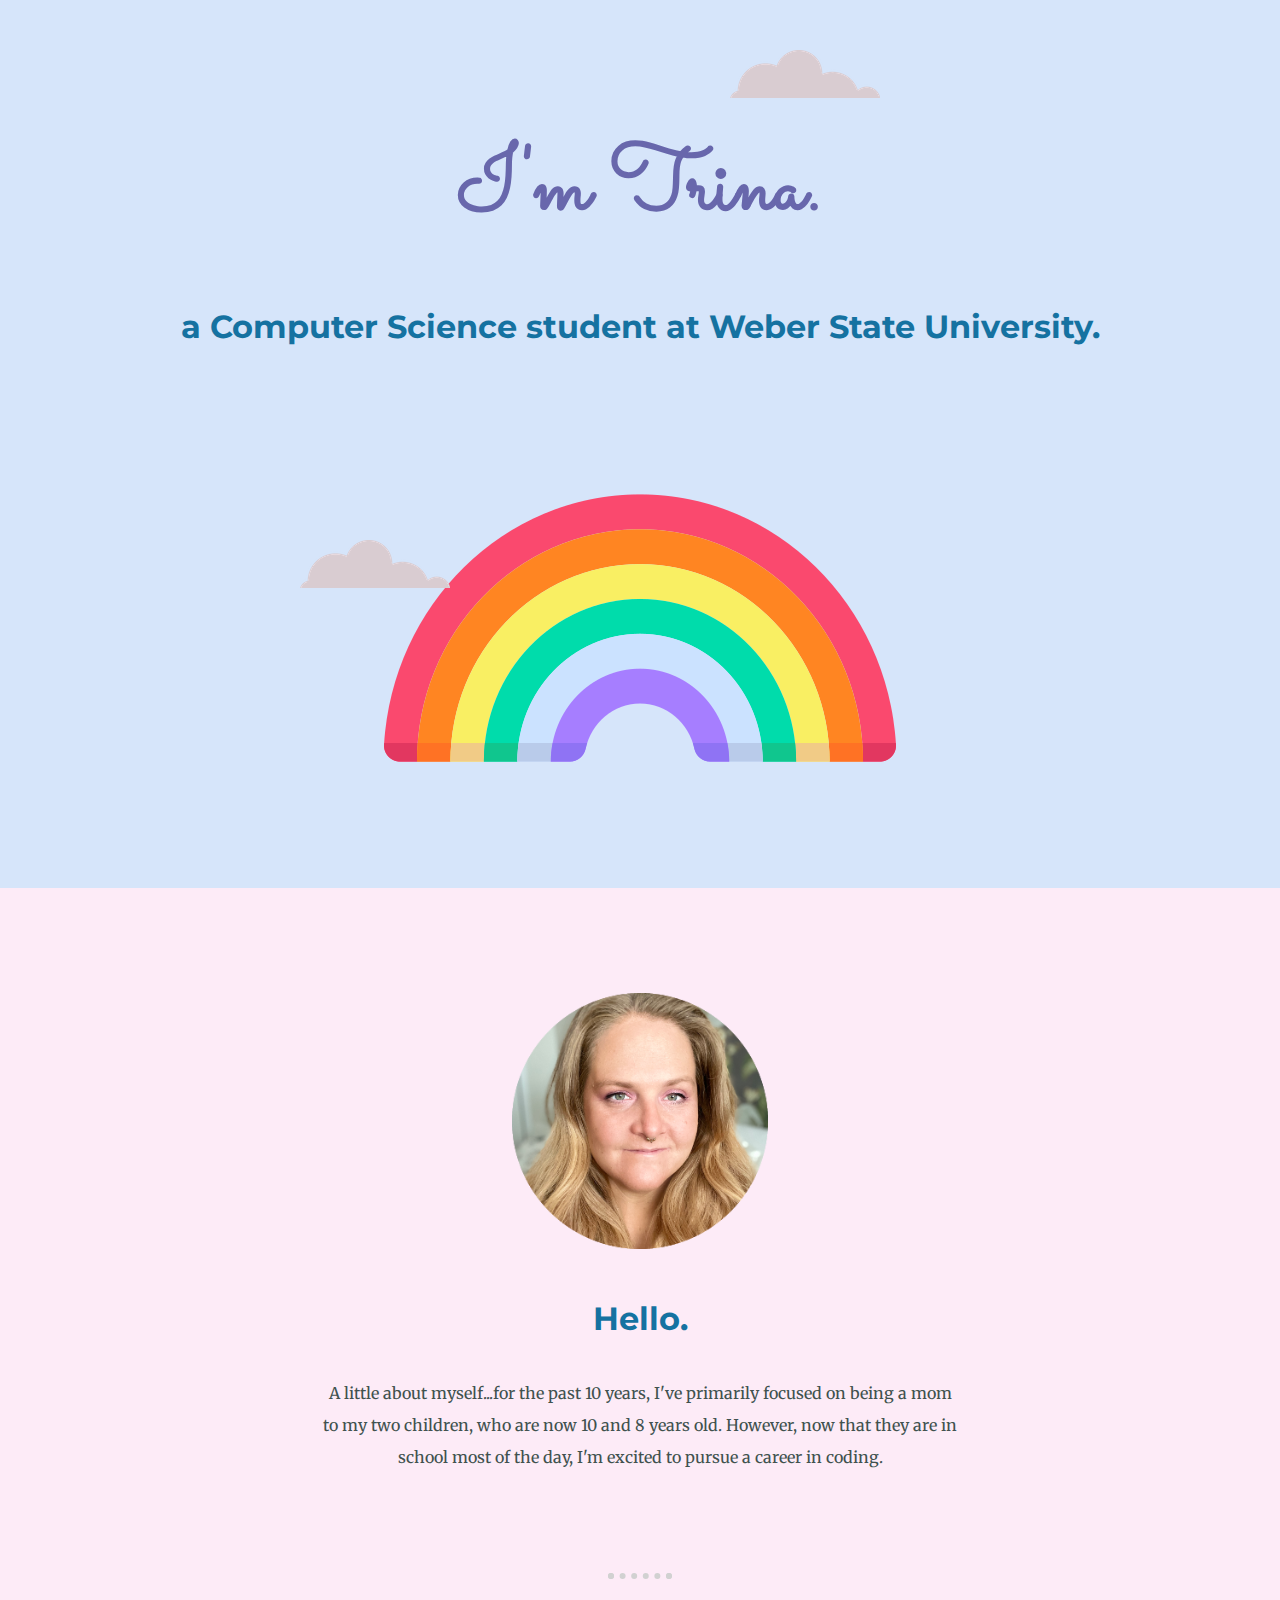
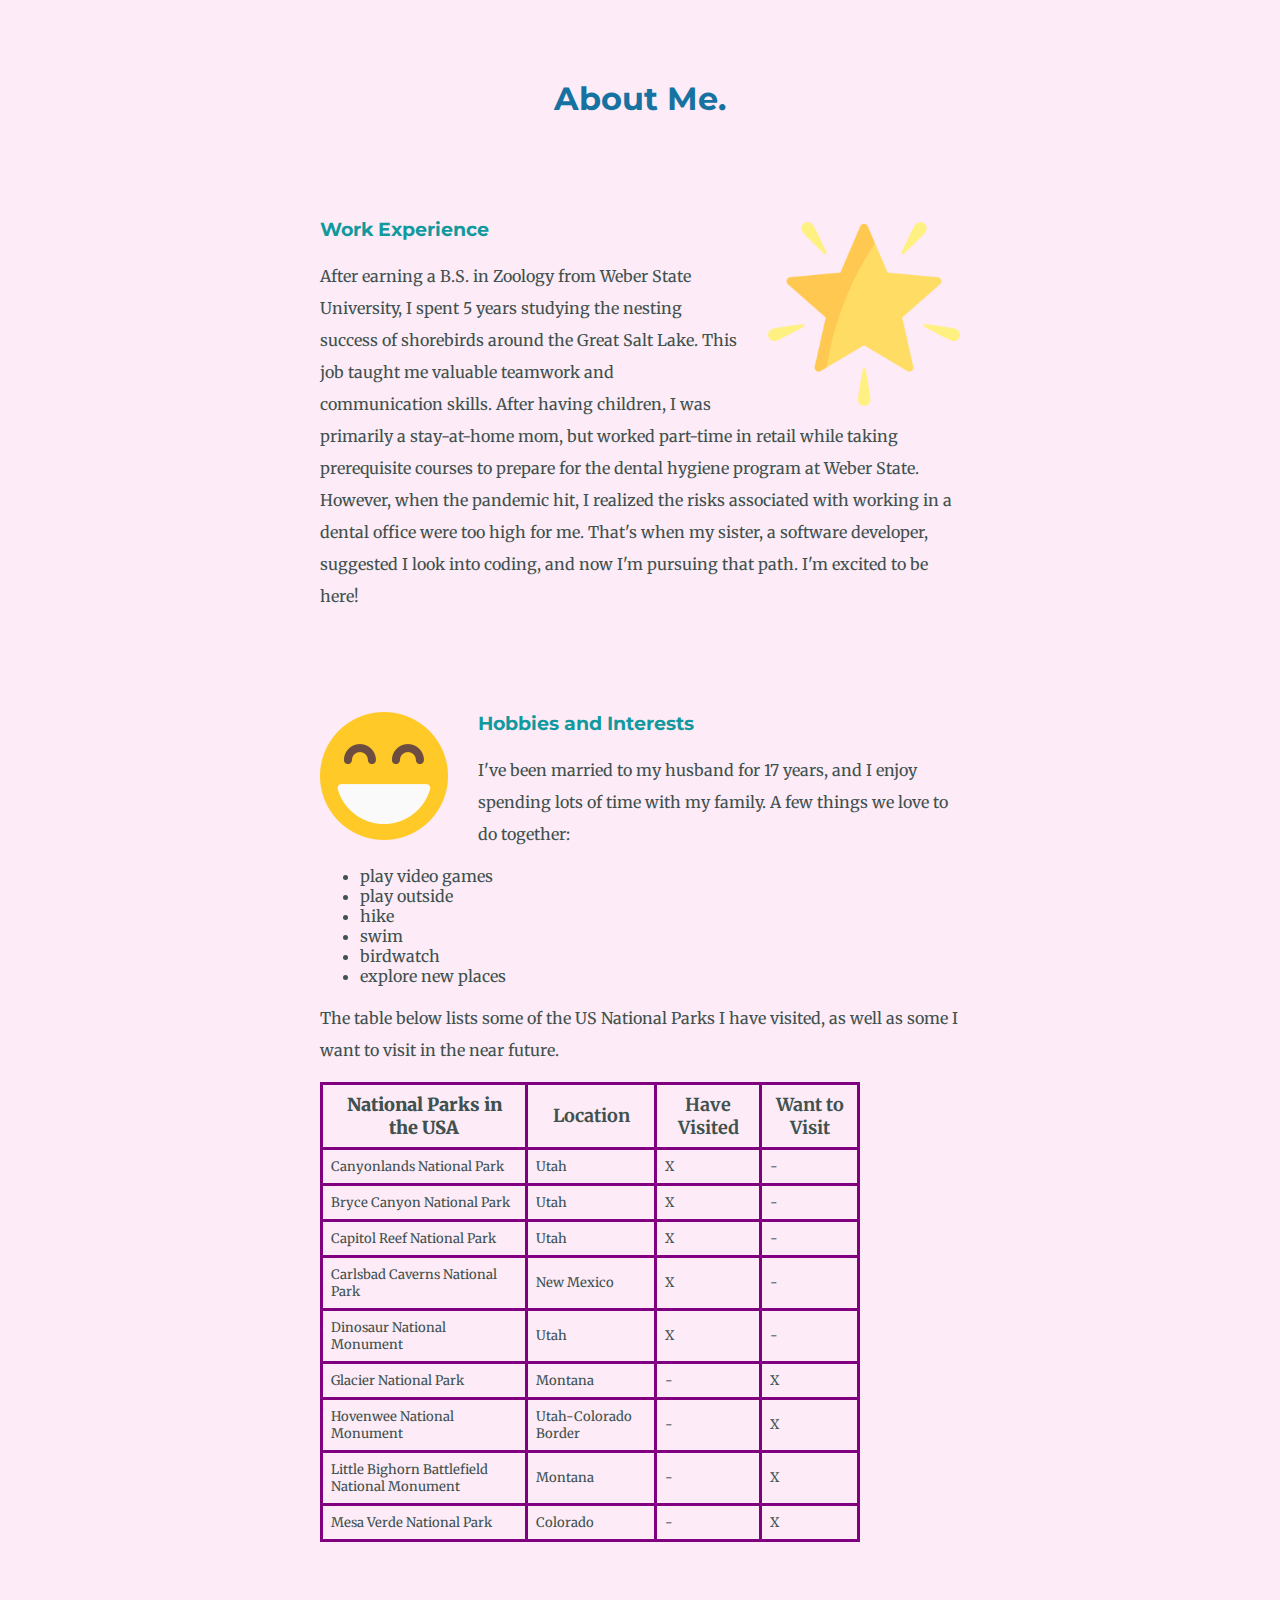
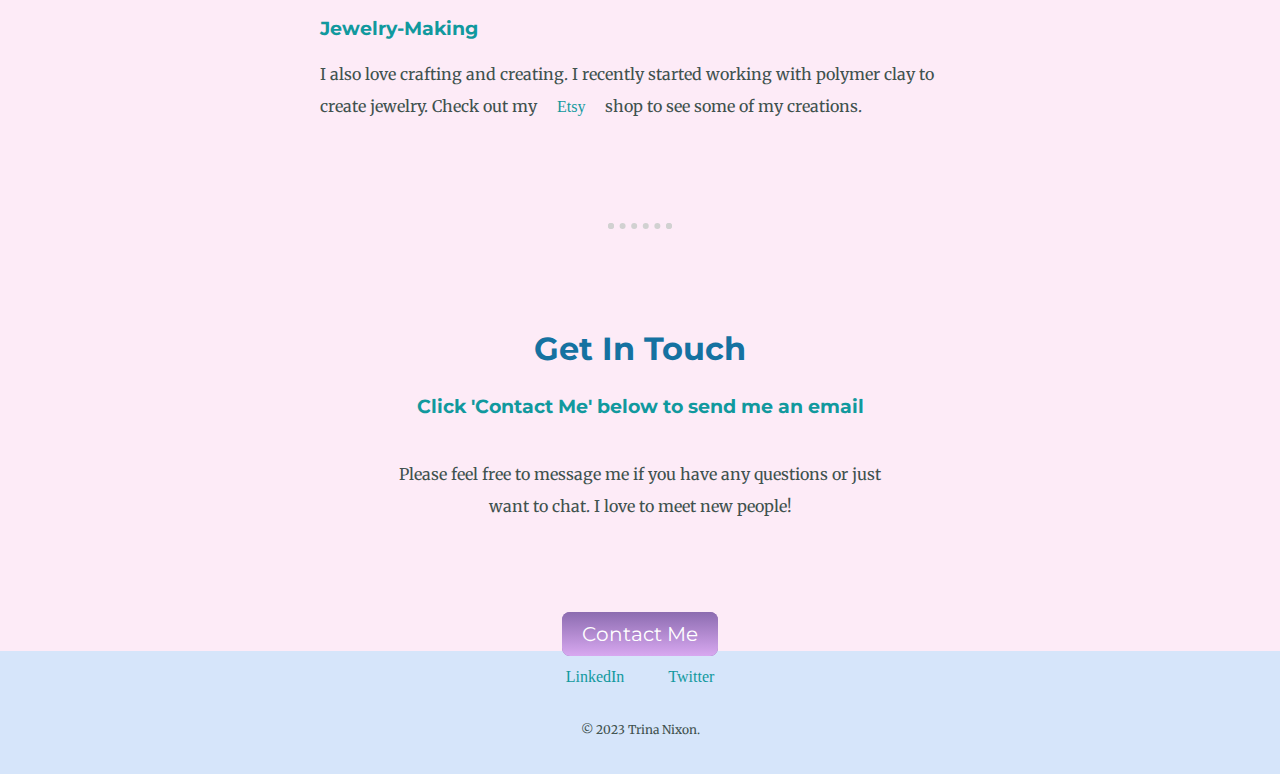
<file: index.html>
<!DOCTYPE html>
<html lang="en-US">

<head>
  <meta charset="utf-8">

  <title>Trina Nixon</title>

  <meta name="keywords"
    content="Computer science student, trina nixon, mom, about me, work experience, hobbies, weber state university">
  <meta name="author" content="Trina Nixon">
  <meta name="viewport" content="width=device-width, initial-scale=1.0">
  <link rel="stylesheet" href="CSS/styles.css">
  <link rel="icon" href="favicon.ico">
  <link rel="preconnect" href="https://fonts.googleapis.com">
  <link rel="preconnect" href="https://fonts.gstatic.com" crossorigin>
  <link
    href="https://fonts.googleapis.com/css2?family=Merriweather&family=Montserrat:wght@100&family=Sacramento&display=swap"
    rel="stylesheet">
</head>

<body>
  <div class="top-container">
    <img class="top-cloud" src="images/cloud.png" alt="cloud-img">
    <h1>I'm Trina.</h1>
    <h2>a Computer Science student at Weber State University.</h2>
    <img class="bottom-cloud" src="images/cloud.png" alt="cloud-img">
    <img class="rainbow" src="images/rainbow.png" alt="rainbow-img">
  </div>
  <div class="middle-container">
    <div class="profile">
      <a href="https://www.linkedin.com/in/trina-nixon/"> <img class="profilepic" src="images/mypic2.png"
          alt="Trina-img">
      </a>
      <h2>Hello.</h2 <p class="intro">A little about myself...for the past 10 years, I've primarily focused on being a
      mom
      to my two children, who are now 10 and 8 years old. However, now that they are in school most of the day, I'm
      excited to pursue a career in coding.</p>
    </div>
    <hr>
    <div class="skills">
      <h2>About Me.</h2>
      <div class="skill-row">
        <img class="starimg" src="images/star.png" alt="star-img">
        <h3>Work Experience</h3>
        <p class="">After earning a B.S. in Zoology from Weber State University, I spent 5 years studying the
          nesting success of shorebirds
          around the Great Salt Lake. This job taught me valuable teamwork and communication skills. After having
          children, I was primarily a stay-at-home mom, but worked part-time in retail while taking prerequisite courses
          to prepare for the dental hygiene
          program at Weber State.
          However, when the pandemic hit, I realized the risks associated with working in a dental office were too high
          for me. That's when my sister, a software developer, suggested I look into coding, and now I'm pursuing that
          path. I'm excited to be here!</p>
      </div>
      <div class="skill-row">
        <img class="smilingimg" src="images/smiling.png" alt="smiling-img">
        <h3>Hobbies and Interests</h3>
        <p>I've been married to my husband for 17 years, and I enjoy spending lots of time with my family. A few things
          we
          love to do together:
        <ul>
          <li>play video games </li>
          <li>play outside</li>
          <li>hike</li>
          <li>swim</li>
          <li>birdwatch</li>
          <li>explore new places</li>
        </ul>

        <p>The table below lists some of the US National Parks I have visited, as well as some I want to visit in the
          near future.
        <table>
          <tr>
            <th><strong>National Parks in the USA</th>
            <th>Location</th>
            <th>Have Visited</th>
            <th>Want to Visit</th>
          </tr>
          <tr>
            <td>Canyonlands National Park</td>
            <td>Utah</td>
            <td>X</td>
            <td>-</td>
          </tr>
          <tr>
            <td>Bryce Canyon National Park</td>
            <td>Utah</td>
            <td>X</td>
            <td>-</td>
          </tr>
          <tr>
            <td>Capitol Reef National Park</td>
            <td>Utah</td>
            <td>X</td>
            <td>-</td>
          </tr>
          <tr>
            <td>Carlsbad Caverns National Park</td>
            <td>New Mexico</td>
            <td>X</td>
            <td>-</td>
          <tr>
            <td>Dinosaur National Monument</td>
            <td>Utah</td>
            <td>X</td>
            <td>-</td>
          </tr>
          <tr>
            <td>Glacier National Park</td>
            <td>Montana</td>
            <td>-</td>
            <td>X</td>
          </tr>
          <tr>
            <td>Hovenwee National Monument</td>
            <td>Utah-Colorado Border</td>
            <td>-</td>
            <td>X</td>
          </tr>
          <tr>
            <td>Little Bighorn Battlefield National Monument</td>
            <td>Montana</td>
            <td>-</td>
            <td>X</td>
          </tr>
          <tr>
            <td>Mesa Verde National Park</td>
            <td>Colorado</td>
            <td>-</td>
            <td>X</td>
          </tr>
        </table>
        <h3>Jewelry-Making</h3>
        <p>I also love crafting and creating. I recently started
          working with polymer clay to create jewelry. Check out my<a
            href="https://www.etsy.com/shop/EarthshineByTrina?ref=simple-shop-header-name&listing_id=1076084841">Etsy</a>shop
          to see some of my creations.</p>
        </p>
        </p>
      </div>
    </div>
    <hr>
    <div class="contact-me">
      <h2>Get In Touch</h2>
      <h3>Click 'Contact Me' below to send me an email</h3>
      <p class="contact-message">Please feel free to message me if you have any questions or just want to chat. I love
        to meet new people!</p>

      <a class="btn" href="ContactMe.html">Contact Me</a>
    </div>
  </div>

  <div class="bottom-container">
    <a class="footer-link" href="https://www.linkedin.com/in/trina-nixon-0518b0230/">LinkedIn</a>
    <a class="footer-link" href="https://twitter.com/trina_nixon">Twitter</a>
    <p class="copyright">© 2023 Trina Nixon.</p>
  </div>
</body>

</html>
</file>
<file: CSS/styles.css>
body {
   margin: 0;
   text-align: center;
   font-family: 'Merriweather', serif;
   color: #40514E;
 }

 h1 {
   /*block element with a width set, then use 0 auto 0 auto to center it*/
   line-height: 2;
   color: #6867AC;
   font-size: 5.625rem;
   margin: 50px auto 0 auto;
   font-family: 'Sacramento', cursive;
 }

 h2 {
   color: #1572A1;
   font-family: 'Montserrat', sans-serif;
   font-size: 2.0rem;
 }

 h3 {
   color: #11999E;
   font-family: 'Montserrat', sans-serif;
 }

 hr {
   border: dotted #D1D1D1 6px;
   border-bottom: none;
   width: 4%;
   margin: 100px auto 100px auto;
 }

 p {
   line-height: 2;
 }

 a {
   color: #11999E;
   font-family: montserat;
   margin: 10px 20px;
   text-decoration: none;
 }

 a:hover {
   color: #EAF6F6;
 }

 .ContactMe {
   background-color: #D6E5FA;
 }

 .top-container {
   margin-top: 0;
   padding-top: 50px;
   background-color: #D6E5FA;
   position: relative;
 }

 .middle-container {
   margin: 0;
   padding-bottom: 5px;
   padding-top: 5px;
   background-color: #FDEBF7;
 }

 .bottom-container {
   margin-bottom: 5px;
   padding: 15px 0 15px;
   background-color: #D6E5FA;
 }

 .pro {
   text-decoration: underline;
 }

 .bottom-cloud {
   position: absolute;
   left: 300px;
   bottom: 300px;
 }

 .rainbow {
   width: 40%;
 }

 .top-cloud {
   position: absolute;
   right: 400px;
   top: 50px;
 }

 .profilepic {
   width: 40%;
 }

 .skill-row {
   text-align: left;
   margin: 100px auto 100px auto;
   width: 50%;
 }

 .smilingimg {
   width: 20%;
   float: left;
   margin-right: 30px;
 }

 .starimg {
   width: 30%;
   float: right;
   margin-left: 30px;
 }

 .profile {
   line-height: 2;
   text-align: center;
   margin: 100px auto 100px auto;
   width: 50%;
 }

 .copyright {
   font-size: .75rem;
   padding: 20px 0 5px 0;
 }

 .btn {
   background: #8c6cb0;
   background-image: -webkit-linear-gradient(top, #8c6cb0, #d8a8f0);
   background-image: -moz-linear-gradient(top, #8c6cb0, #d8a8f0);
   background-image: -ms-linear-gradient(top, #8c6cb0, #d8a8f0);
   background-image: -o-linear-gradient(top, #8c6cb0, #d8a8f0);
   background-image: linear-gradient(to bottom, #8c6cb0, #d8a8f0);
   -webkit-border-radius: 8;
   -moz-border-radius: 8;
   border-radius: 8px;
   font-family: Montserrat;
   color: #ffffff;
   font-size: 20px;
   padding: 10px 20px 10px 20px;
   text-decoration: none;
 }

 .btn:hover {
   background: #d8db83;
   background-image: -webkit-linear-gradient(top, #d8db83, #979e5f);
   background-image: -moz-linear-gradient(top, #d8db83, #979e5f);
   background-image: -ms-linear-gradient(top, #d8db83, #979e5f);
   background-image: -o-linear-gradient(top, #d8db83, #979e5f);
   background-image: linear-gradient(to bottom, #d8db83, #979e5f);
   text-decoration: none;
 }

 .intro {
   width: 75%;
   margin: auto;
 }

 .contact-message {
   width: 40%;
   margin: 40px auto 100px;
 }

 th,
 td {
   border: purple solid 3px;
   padding: 8px;
   font-size: small;
   white-space: normal;
 }

 table {
   border-collapse: collapse;
   margin: 0px 100px 75px 0px;

 }

 th {
   font-size: large;
   font-weight: bold;
   text-align: center;
 }
</file>
